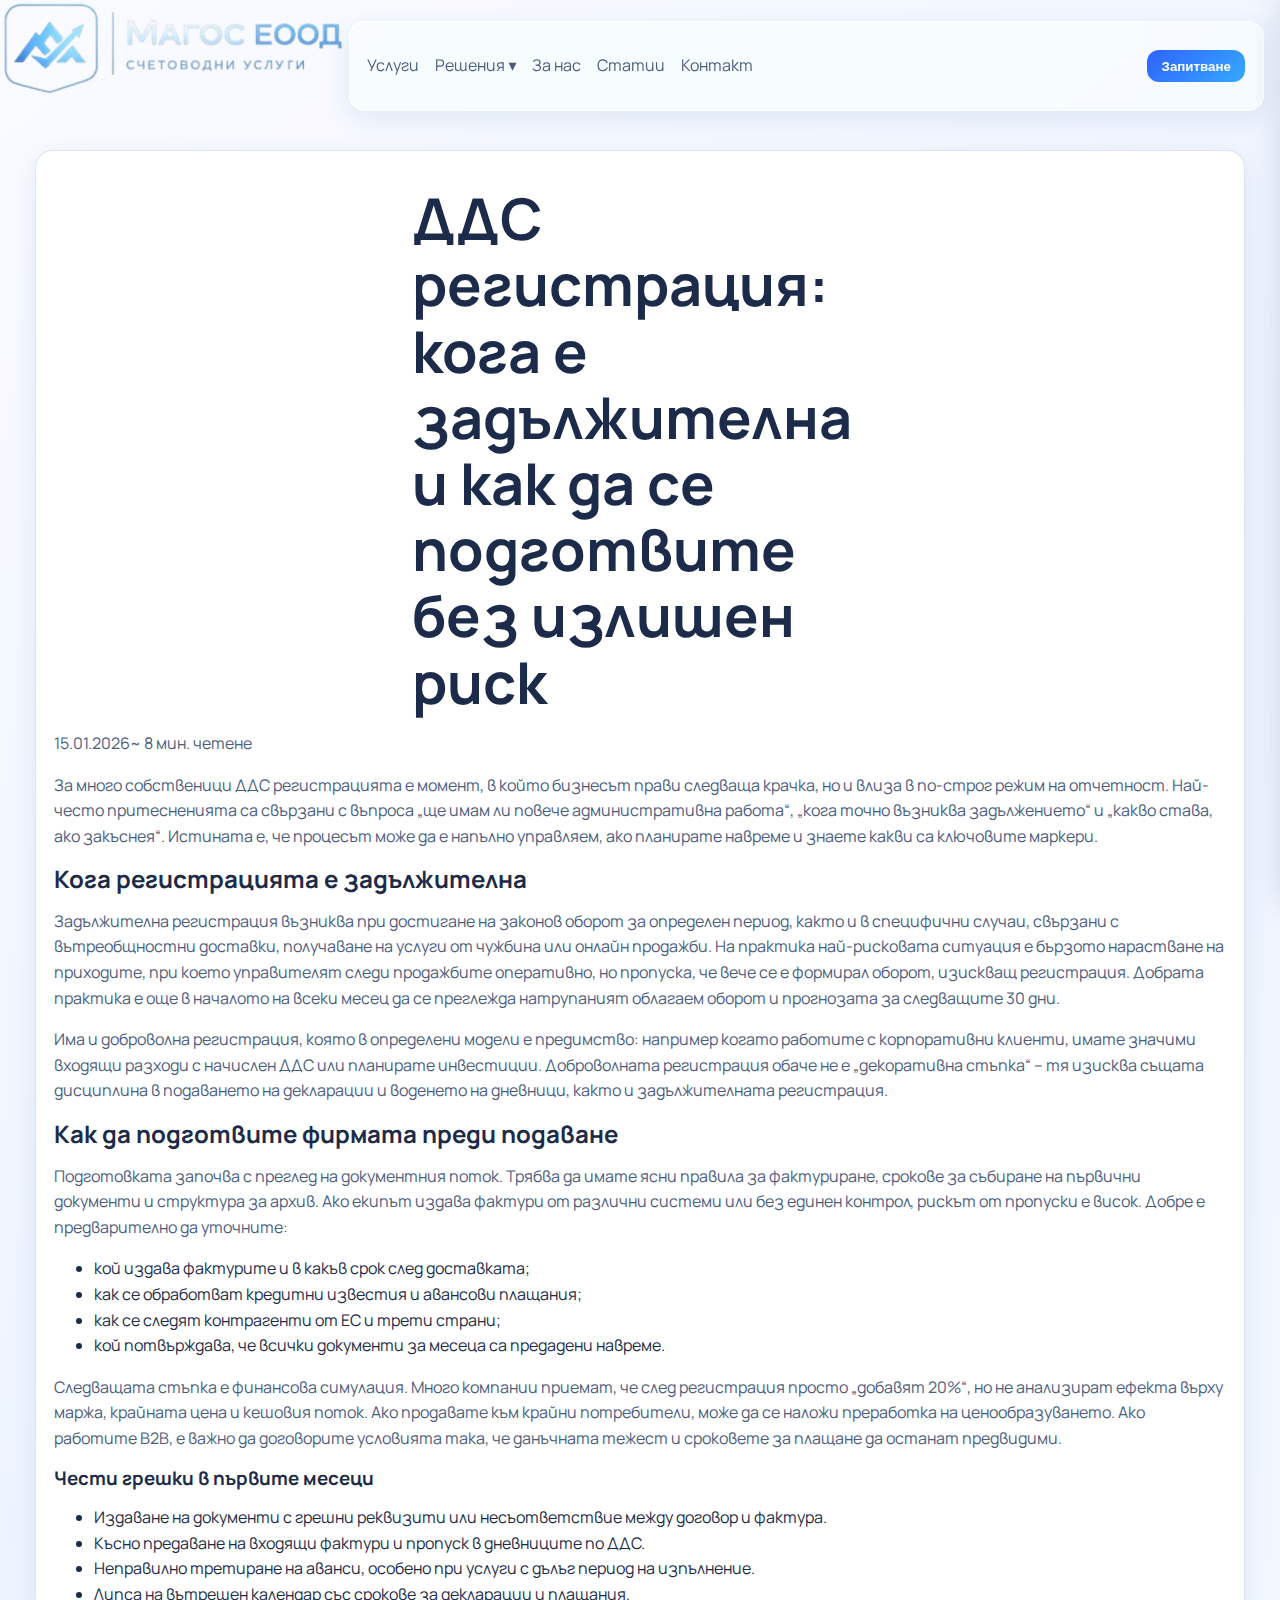
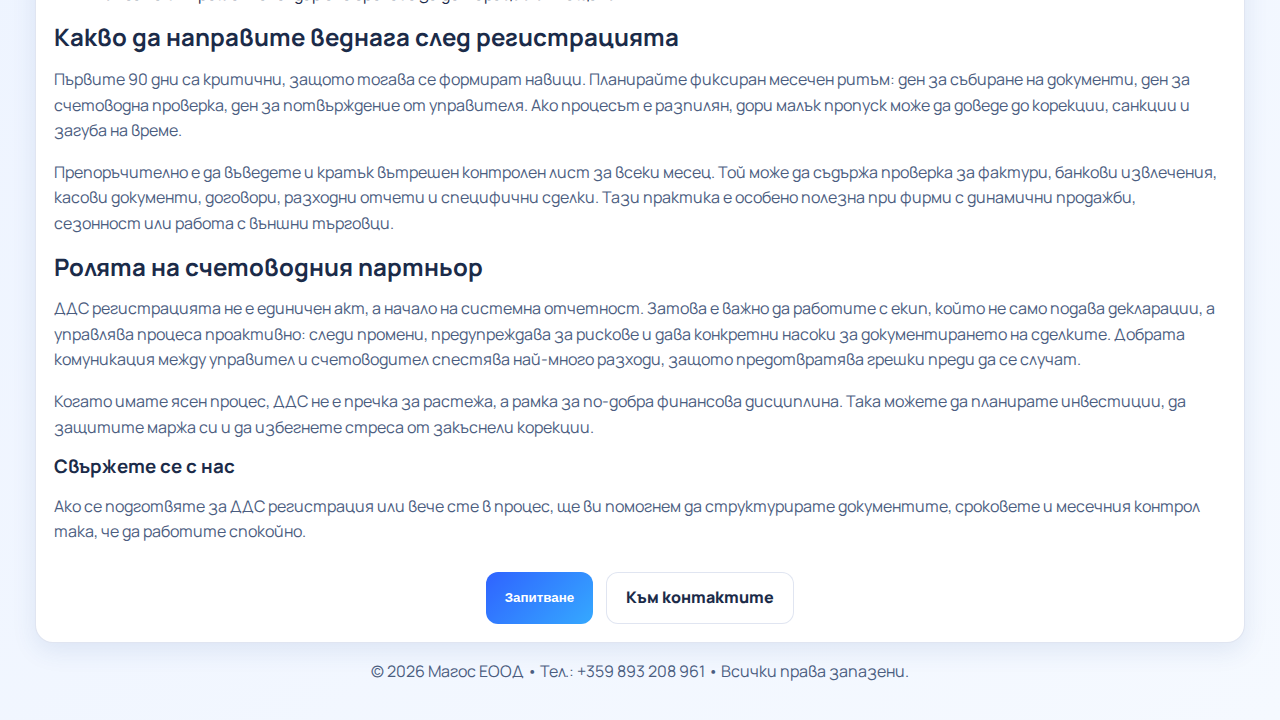
<file: statii/dds-registracia/index.html>
<!doctype html>
<html lang="bg">
  <head>
    <meta charset="UTF-8" />
    <meta name="viewport" content="width=device-width, initial-scale=1.0" />
    <title>ДДС регистрация: кога е задължителна и как да се подготвите | Магос ЕООД</title>
    <meta
      name="description"
      content="Практично ръководство за ДДС регистрация: прагове, срокове, документи и най-чести грешки при подготовката."
    />
    <link rel="preconnect" href="https://fonts.googleapis.com" />
    <link rel="preconnect" href="https://fonts.gstatic.com" crossorigin />
    <link
      href="https://fonts.googleapis.com/css2?family=Manrope:wght@400;500;600;700;800&display=swap"
      rel="stylesheet"
    />
    <link rel="stylesheet" href="/styles.css" />
      <!-- Google tag (gtag.js) -->
    <script async src="https://www.googletagmanager.com/gtag/js?id=G-NBCQS8P4KP"></script>
    <script>
      window.dataLayer = window.dataLayer || [];
      function gtag(){dataLayer.push(arguments);}
      gtag('js', new Date());

      gtag('config', 'G-NBCQS8P4KP');
    </script>
</head>
  <body>
    <a href="/" class="corner-logo" aria-label="Магос ЕООД начало"><span class="logo-mark" aria-hidden="true"><img src="/magos-logo.png" alt="Магос ЕООД" onerror="this.onerror=null;this.src='/magos-logo.svg';" /></span></a>
    <header class="site-header" id="site-header">
      <button class="menu-toggle" id="menu-toggle" type="button" aria-label="Отвори меню" aria-expanded="false">☰</button>
      <nav class="main-nav" aria-label="Главно меню">
        <a href="/#services">Услуги</a><div class="nav-dropdown"><button type="button" class="dropdown-toggle" aria-expanded="false">Решения ▾</button><div class="dropdown-menu"><a href="/#process">Как започваме</a><a href="/#testimonials">Мнения</a><a href="/#faq">FAQ</a></div></div>
        <a href="/#about">За нас</a><a href="/statii.html">Статии</a><a href="/#contact">Контакт</a>
      </nav>
      <button class="btn btn-small quote-open" type="button">Запитване</button>
    </header>
    <aside class="mobile-drawer" id="mobile-drawer" aria-hidden="true"><div class="drawer-head"><strong>Меню</strong><button class="drawer-close" id="drawer-close" aria-label="Затвори меню">✕</button></div><nav class="drawer-nav"><a href="/#services">Услуги</a><a href="/#process">Как започваме</a><a href="/#testimonials">Мнения</a><a href="/#faq">FAQ</a><a href="/#about">За нас</a><a href="/statii.html">Статии</a><a href="/#contact">Контакт</a></nav></aside>
    <div class="drawer-backdrop" id="drawer-backdrop" hidden></div>

    <main class="article-wrap">
      <article class="card article-content">
        <h1>ДДС регистрация: кога е задължителна и как да се подготвите без излишен риск</h1>
        <p class="article-meta"><span>15.01.2026</span><span>~ 8 мин. четене</span></p>
        <p>За много собственици ДДС регистрацията е момент, в който бизнесът прави следваща крачка, но и влиза в по-строг режим на отчетност. Най-често притесненията са свързани с въпроса „ще имам ли повече административна работа“, „кога точно възниква задължението“ и „какво става, ако закъснея“. Истината е, че процесът може да е напълно управляем, ако планирате навреме и знаете какви са ключовите маркери.</p>

        <h2>Кога регистрацията е задължителна</h2>
        <p>Задължителна регистрация възниква при достигане на законов оборот за определен период, както и в специфични случаи, свързани с вътреобщностни доставки, получаване на услуги от чужбина или онлайн продажби. На практика най-рисковата ситуация е бързото нарастване на приходите, при което управителят следи продажбите оперативно, но пропуска, че вече се е формирал оборот, изискващ регистрация. Добрата практика е още в началото на всеки месец да се преглежда натрупаният облагаем оборот и прогнозата за следващите 30 дни.</p>
        <p>Има и доброволна регистрация, която в определени модели е предимство: например когато работите с корпоративни клиенти, имате значими входящи разходи с начислен ДДС или планирате инвестиции. Доброволната регистрация обаче не е „декоративна стъпка“ – тя изисква същата дисциплина в подаването на декларации и воденето на дневници, както и задължителната регистрация.</p>

        <h2>Как да подготвите фирмата преди подаване</h2>
        <p>Подготовката започва с преглед на документния поток. Трябва да имате ясни правила за фактуриране, срокове за събиране на първични документи и структура за архив. Ако екипът издава фактури от различни системи или без единен контрол, рискът от пропуски е висок. Добре е предварително да уточните:</p>
        <ul>
          <li>кой издава фактурите и в какъв срок след доставката;</li>
          <li>как се обработват кредитни известия и авансови плащания;</li>
          <li>как се следят контрагенти от ЕС и трети страни;</li>
          <li>кой потвърждава, че всички документи за месеца са предадени навреме.</li>
        </ul>
        <p>Следващата стъпка е финансова симулация. Много компании приемат, че след регистрация просто „добавят 20%“, но не анализират ефекта върху маржа, крайната цена и кешовия поток. Ако продавате към крайни потребители, може да се наложи преработка на ценообразуването. Ако работите B2B, е важно да договорите условията така, че данъчната тежест и сроковете за плащане да останат предвидими.</p>

        <h3>Чести грешки в първите месеци</h3>
        <ul>
          <li>Издаване на документи с грешни реквизити или несъответствие между договор и фактура.</li>
          <li>Късно предаване на входящи фактури и пропуск в дневниците по ДДС.</li>
          <li>Неправилно третиране на аванси, особено при услуги с дълъг период на изпълнение.</li>
          <li>Липса на вътрешен календар със срокове за декларации и плащания.</li>
        </ul>

        <h2>Какво да направите веднага след регистрацията</h2>
        <p>Първите 90 дни са критични, защото тогава се формират навици. Планирайте фиксиран месечен ритъм: ден за събиране на документи, ден за счетоводна проверка, ден за потвърждение от управителя. Ако процесът е разпилян, дори малък пропуск може да доведе до корекции, санкции и загуба на време.</p>
        <p>Препоръчително е да въведете и кратък вътрешен контролен лист за всеки месец. Той може да съдържа проверка за фактури, банкови извлечения, касови документи, договори, разходни отчети и специфични сделки. Тази практика е особено полезна при фирми с динамични продажби, сезонност или работа с външни търговци.</p>

        <h2>Ролята на счетоводния партньор</h2>
        <p>ДДС регистрацията не е единичен акт, а начало на системна отчетност. Затова е важно да работите с екип, който не само подава декларации, а управлява процеса проактивно: следи промени, предупреждава за рискове и дава конкретни насоки за документирането на сделките. Добрата комуникация между управител и счетоводител спестява най-много разходи, защото предотвратява грешки преди да се случат.</p>
        <p>Когато имате ясен процес, ДДС не е пречка за растежа, а рамка за по-добра финансова дисциплина. Така можете да планирате инвестиции, да защитите маржа си и да избегнете стреса от закъснели корекции.</p>

        <div class="cta-box">
          <h3>Свържете се с нас</h3>
          <p>Ако се подготвяте за ДДС регистрация или вече сте в процес, ще ви помогнем да структурирате документите, сроковете и месечния контрол така, че да работите спокойно.</p>
          <div class="hero-actions"><button class="btn quote-open" type="button">Запитване</button><a class="btn btn-ghost" href="/#contact">Към контактите</a></div>
        </div>
      </article>
    </main>

    <dialog id="quote-dialog" class="quote-dialog"><form class="quote-form" id="quote-form"><div class="quote-head"><h3>Запитване за оферта</h3><button type="button" class="close-btn" id="close-quote" aria-label="Затвори">✕</button></div><label>Име и фамилия<input type="text" name="name" required /></label><label>Фирма<input type="text" name="company" required /></label><label>Имейл<input type="email" name="email" required /></label><label>Телефон<input type="tel" name="phone" required /></label><label>Каква услуга ви интересува?<select name="service" required><option value="">Изберете услуга</option><option>Пълно счетоводно обслужване</option><option>ТРЗ и личен състав</option><option>Данъчни консултации</option></select></label><label>Кратко описание<textarea name="message" rows="4" placeholder="Опишете нуждите на вашия бизнес..."></textarea></label><input type="text" name="website" tabindex="-1" autocomplete="off" aria-hidden="true" style="position:absolute;left:-9999px;opacity:0;pointer-events:none;" /><button class="btn" type="submit">Изпрати запитване</button><p class="form-note" id="form-note"></p></form></dialog>
    <footer><p>© <span id="year">2026</span> Магос ЕООД • Тел.: +359 893 208 961 • Всички права запазени.</p></footer>
    <script src="/script.js"></script>
  </body>
</html>
</file>
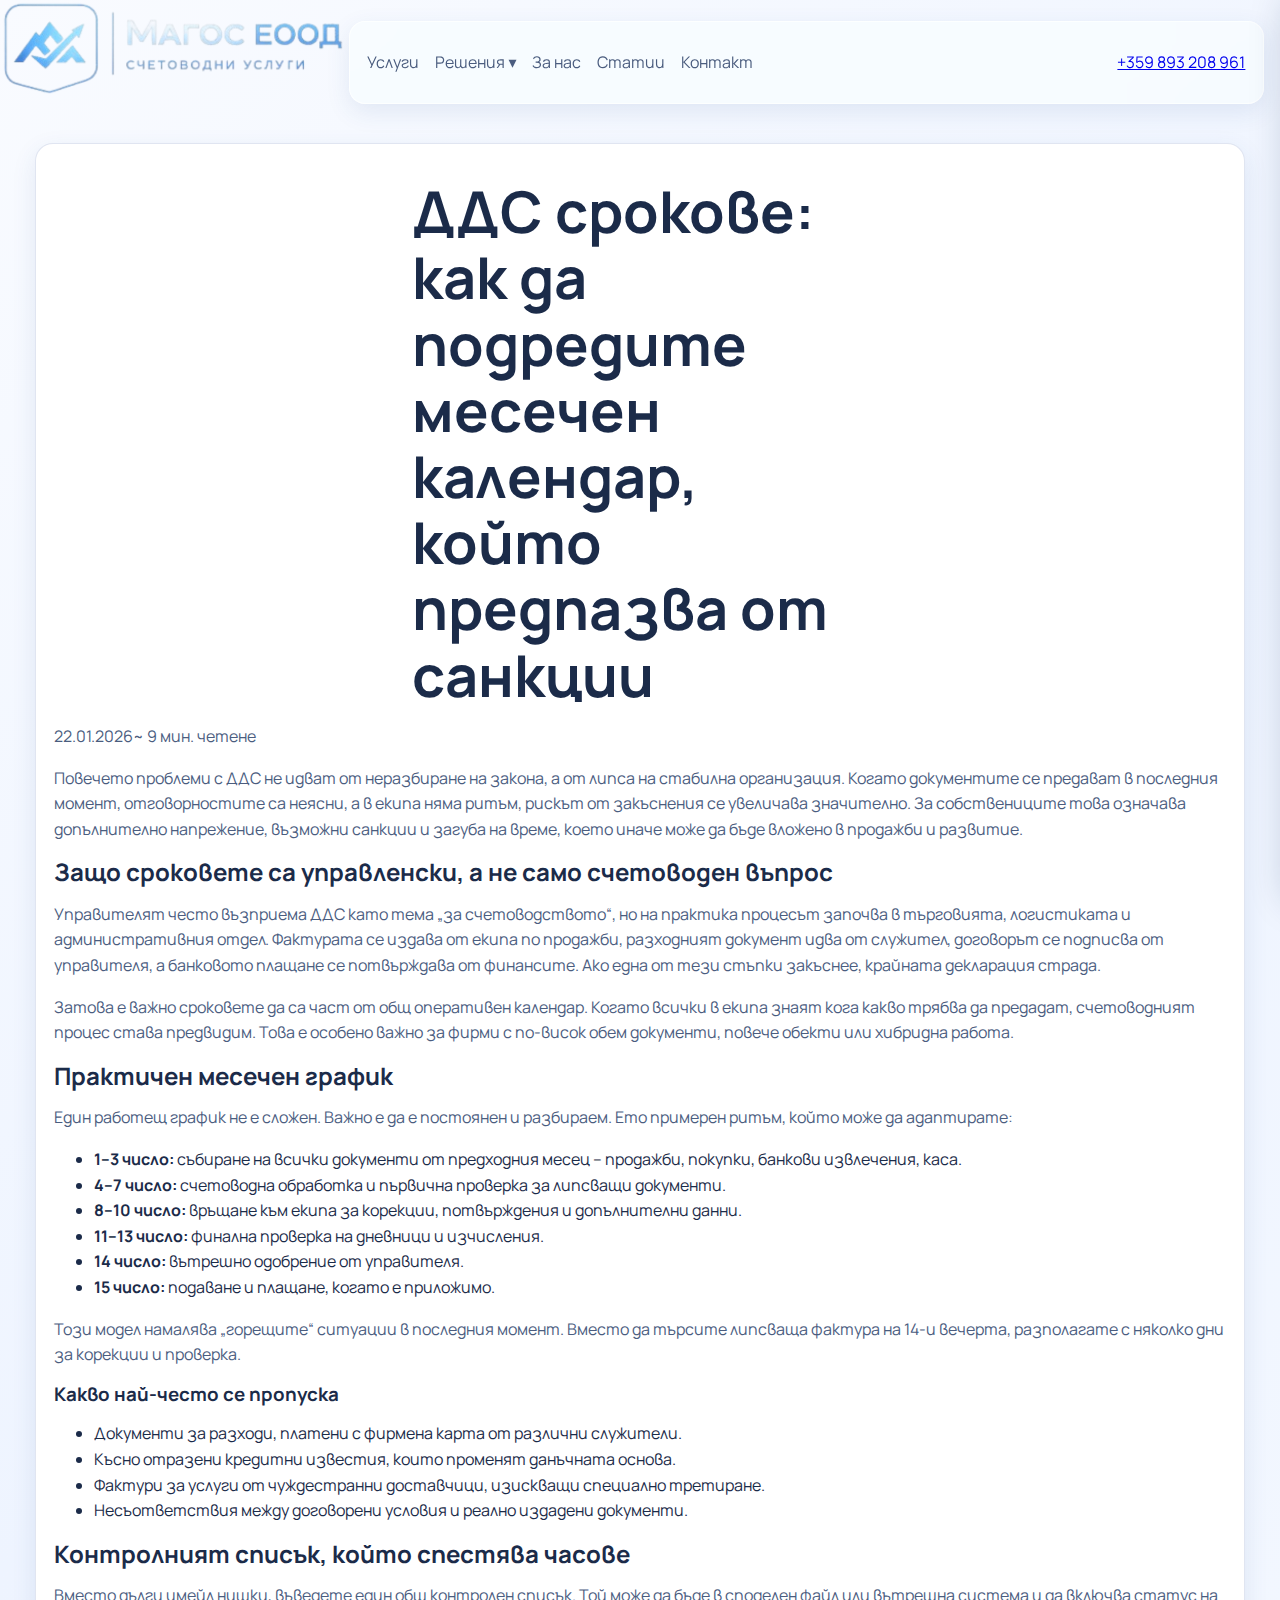
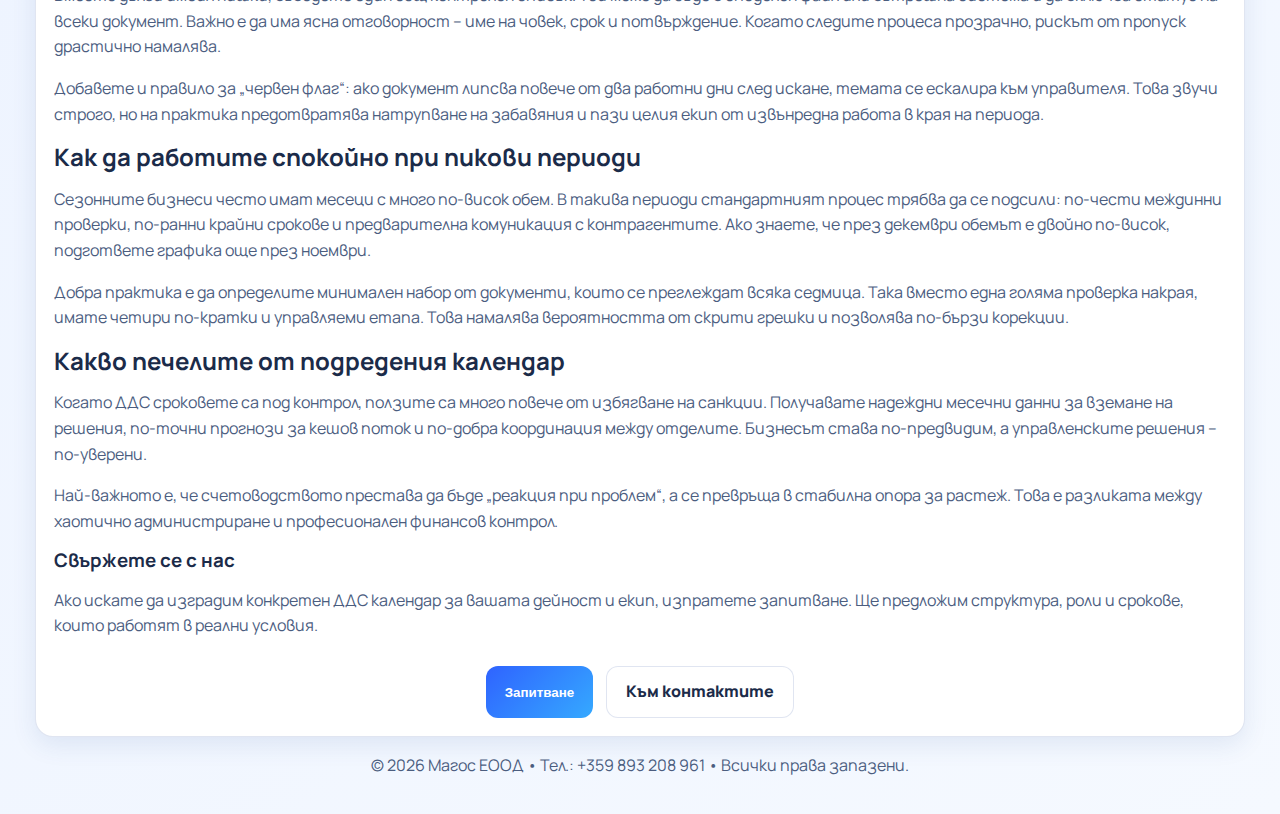
<file: statii/dds-srokove/index.html>
<!doctype html>
<html lang="bg">
  <head>
    <meta charset="UTF-8" />
    <meta name="viewport" content="width=device-width, initial-scale=1.0" />
    <title>ДДС срокове: месечен календар за фирми без пропуски | Магос ЕООД</title>
    <meta
      name="description"
      content="Месечен календар за ДДС срокове, вътрешен контрол и практични стъпки за избягване на закъснения и санкции."
    />
    <link rel="preconnect" href="https://fonts.googleapis.com" />
    <link rel="preconnect" href="https://fonts.gstatic.com" crossorigin />
    <link href="https://fonts.googleapis.com/css2?family=Manrope:wght@400;500;600;700;800&display=swap" rel="stylesheet" />
    <link rel="stylesheet" href="/styles.css" />
  </head>
  <body>
    <a href="/" class="corner-logo" aria-label="Магос ЕООД начало"><span class="logo-mark" aria-hidden="true"><img src="/magos-logo.png" alt="Магос ЕООД" onerror="this.onerror=null;this.src='/magos-logo.svg';" /></span></a>
    <header class="site-header" id="site-header"><button class="menu-toggle" id="menu-toggle" type="button" aria-label="Отвори меню" aria-expanded="false">☰</button><nav class="main-nav" aria-label="Главно меню"><a href="/#services">Услуги</a><div class="nav-dropdown"><button type="button" class="dropdown-toggle" aria-expanded="false">Решения ▾</button><div class="dropdown-menu"><a href="/#process">Как започваме</a><a href="/#testimonials">Мнения</a><a href="/#faq">FAQ</a></div></div><a href="/#about">За нас</a><a href="/statii.html">Статии</a><a href="/#contact">Контакт</a></nav><a class="header-phone" href="tel:+359893208961" aria-label="Обадете се на +359 893 208 961">+359 893 208 961</a></header>
    <aside class="mobile-drawer" id="mobile-drawer" aria-hidden="true"><div class="drawer-head"><strong>Меню</strong><button class="drawer-close" id="drawer-close" aria-label="Затвори меню">✕</button></div><nav class="drawer-nav"><a href="/#services">Услуги</a><a href="/#process">Как започваме</a><a href="/#testimonials">Мнения</a><a href="/#faq">FAQ</a><a href="/#about">За нас</a><a href="/statii.html">Статии</a><a href="/#contact">Контакт</a></nav></aside>
    <div class="drawer-backdrop" id="drawer-backdrop" hidden></div>

    <main class="article-wrap">
      <article class="card article-content">
        <h1>ДДС срокове: как да подредите месечен календар, който предпазва от санкции</h1>
        <p class="article-meta"><span>22.01.2026</span><span>~ 9 мин. четене</span></p>
        <p>Повечето проблеми с ДДС не идват от неразбиране на закона, а от липса на стабилна организация. Когато документите се предават в последния момент, отговорностите са неясни, а в екипа няма ритъм, рискът от закъснения се увеличава значително. За собствениците това означава допълнително напрежение, възможни санкции и загуба на време, което иначе може да бъде вложено в продажби и развитие.</p>

        <h2>Защо сроковете са управленски, а не само счетоводен въпрос</h2>
        <p>Управителят често възприема ДДС като тема „за счетоводството“, но на практика процесът започва в търговията, логистиката и административния отдел. Фактурата се издава от екипа по продажби, разходният документ идва от служител, договорът се подписва от управителя, а банковото плащане се потвърждава от финансите. Ако една от тези стъпки закъснее, крайната декларация страда.</p>
        <p>Затова е важно сроковете да са част от общ оперативен календар. Когато всички в екипа знаят кога какво трябва да предадат, счетоводният процес става предвидим. Това е особено важно за фирми с по-висок обем документи, повече обекти или хибридна работа.</p>

        <h2>Практичен месечен график</h2>
        <p>Един работещ график не е сложен. Важно е да е постоянен и разбираем. Ето примерен ритъм, който може да адаптирате:</p>
        <ul>
          <li><strong>1–3 число:</strong> събиране на всички документи от предходния месец – продажби, покупки, банкови извлечения, каса.</li>
          <li><strong>4–7 число:</strong> счетоводна обработка и първична проверка за липсващи документи.</li>
          <li><strong>8–10 число:</strong> връщане към екипа за корекции, потвърждения и допълнителни данни.</li>
          <li><strong>11–13 число:</strong> финална проверка на дневници и изчисления.</li>
          <li><strong>14 число:</strong> вътрешно одобрение от управителя.</li>
          <li><strong>15 число:</strong> подаване и плащане, когато е приложимо.</li>
        </ul>
        <p>Този модел намалява „горещите“ ситуации в последния момент. Вместо да търсите липсваща фактура на 14-и вечерта, разполагате с няколко дни за корекции и проверка.</p>

        <h3>Какво най-често се пропуска</h3>
        <ul>
          <li>Документи за разходи, платени с фирмена карта от различни служители.</li>
          <li>Късно отразени кредитни известия, които променят данъчната основа.</li>
          <li>Фактури за услуги от чуждестранни доставчици, изискващи специално третиране.</li>
          <li>Несъответствия между договорени условия и реално издадени документи.</li>
        </ul>

        <h2>Контролният списък, който спестява часове</h2>
        <p>Вместо дълги имейл нишки, въведете един общ контролен списък. Той може да бъде в споделен файл или вътрешна система и да включва статус на всеки документ. Важно е да има ясна отговорност – име на човек, срок и потвърждение. Когато следите процеса прозрачно, рискът от пропуск драстично намалява.</p>
        <p>Добавете и правило за „червен флаг“: ако документ липсва повече от два работни дни след искане, темата се ескалира към управителя. Това звучи строго, но на практика предотвратява натрупване на забавяния и пази целия екип от извънредна работа в края на периода.</p>

        <h2>Как да работите спокойно при пикови периоди</h2>
        <p>Сезонните бизнеси често имат месеци с много по-висок обем. В такива периоди стандартният процес трябва да се подсили: по-чести междинни проверки, по-ранни крайни срокове и предварителна комуникация с контрагентите. Ако знаете, че през декември обемът е двойно по-висок, подгответе графика още през ноември.</p>
        <p>Добра практика е да определите минимален набор от документи, които се преглеждат всяка седмица. Така вместо една голяма проверка накрая, имате четири по-кратки и управляеми етапа. Това намалява вероятността от скрити грешки и позволява по-бързи корекции.</p>

        <h2>Какво печелите от подредения календар</h2>
        <p>Когато ДДС сроковете са под контрол, ползите са много повече от избягване на санкции. Получавате надеждни месечни данни за вземане на решения, по-точни прогнози за кешов поток и по-добра координация между отделите. Бизнесът става по-предвидим, а управленските решения – по-уверени.</p>
        <p>Най-важното е, че счетоводството престава да бъде „реакция при проблем“, а се превръща в стабилна опора за растеж. Това е разликата между хаотично администриране и професионален финансов контрол.</p>

        <div class="cta-box">
          <h3>Свържете се с нас</h3>
          <p>Ако искате да изградим конкретен ДДС календар за вашата дейност и екип, изпратете запитване. Ще предложим структура, роли и срокове, които работят в реални условия.</p>
          <div class="hero-actions"><button class="btn quote-open" type="button">Запитване</button><a class="btn btn-ghost" href="/#contact">Към контактите</a></div>
        </div>
      </article>
    </main>

    <dialog id="quote-dialog" class="quote-dialog"><form class="quote-form" id="quote-form"><div class="quote-head"><h3>Запитване за оферта</h3><button type="button" class="close-btn" id="close-quote" aria-label="Затвори">✕</button></div><label>Име и фамилия<input type="text" name="name" required /></label><label>Фирма<input type="text" name="company" required /></label><label>Имейл<input type="email" name="email" required /></label><label>Телефон<input type="tel" name="phone" required /></label><label>Каква услуга ви интересува?<select name="service" required><option value="">Изберете услуга</option><option>Пълно счетоводно обслужване</option><option>ТРЗ и личен състав</option><option>Данъчни консултации</option></select></label><label>Кратко описание<textarea name="message" rows="4" placeholder="Опишете нуждите на вашия бизнес..."></textarea></label><input type="text" name="website" tabindex="-1" autocomplete="off" aria-hidden="true" style="position:absolute;left:-9999px;opacity:0;pointer-events:none;" /><button class="btn" type="submit">Изпрати запитване</button><p class="form-note" id="form-note"></p></form></dialog>
    <footer><p>© <span id="year">2026</span> Магос ЕООД • Тел.: +359 893 208 961 • Всички права запазени.</p></footer>
    <script src="/script.js"></script>
  </body>
</html>
</file>
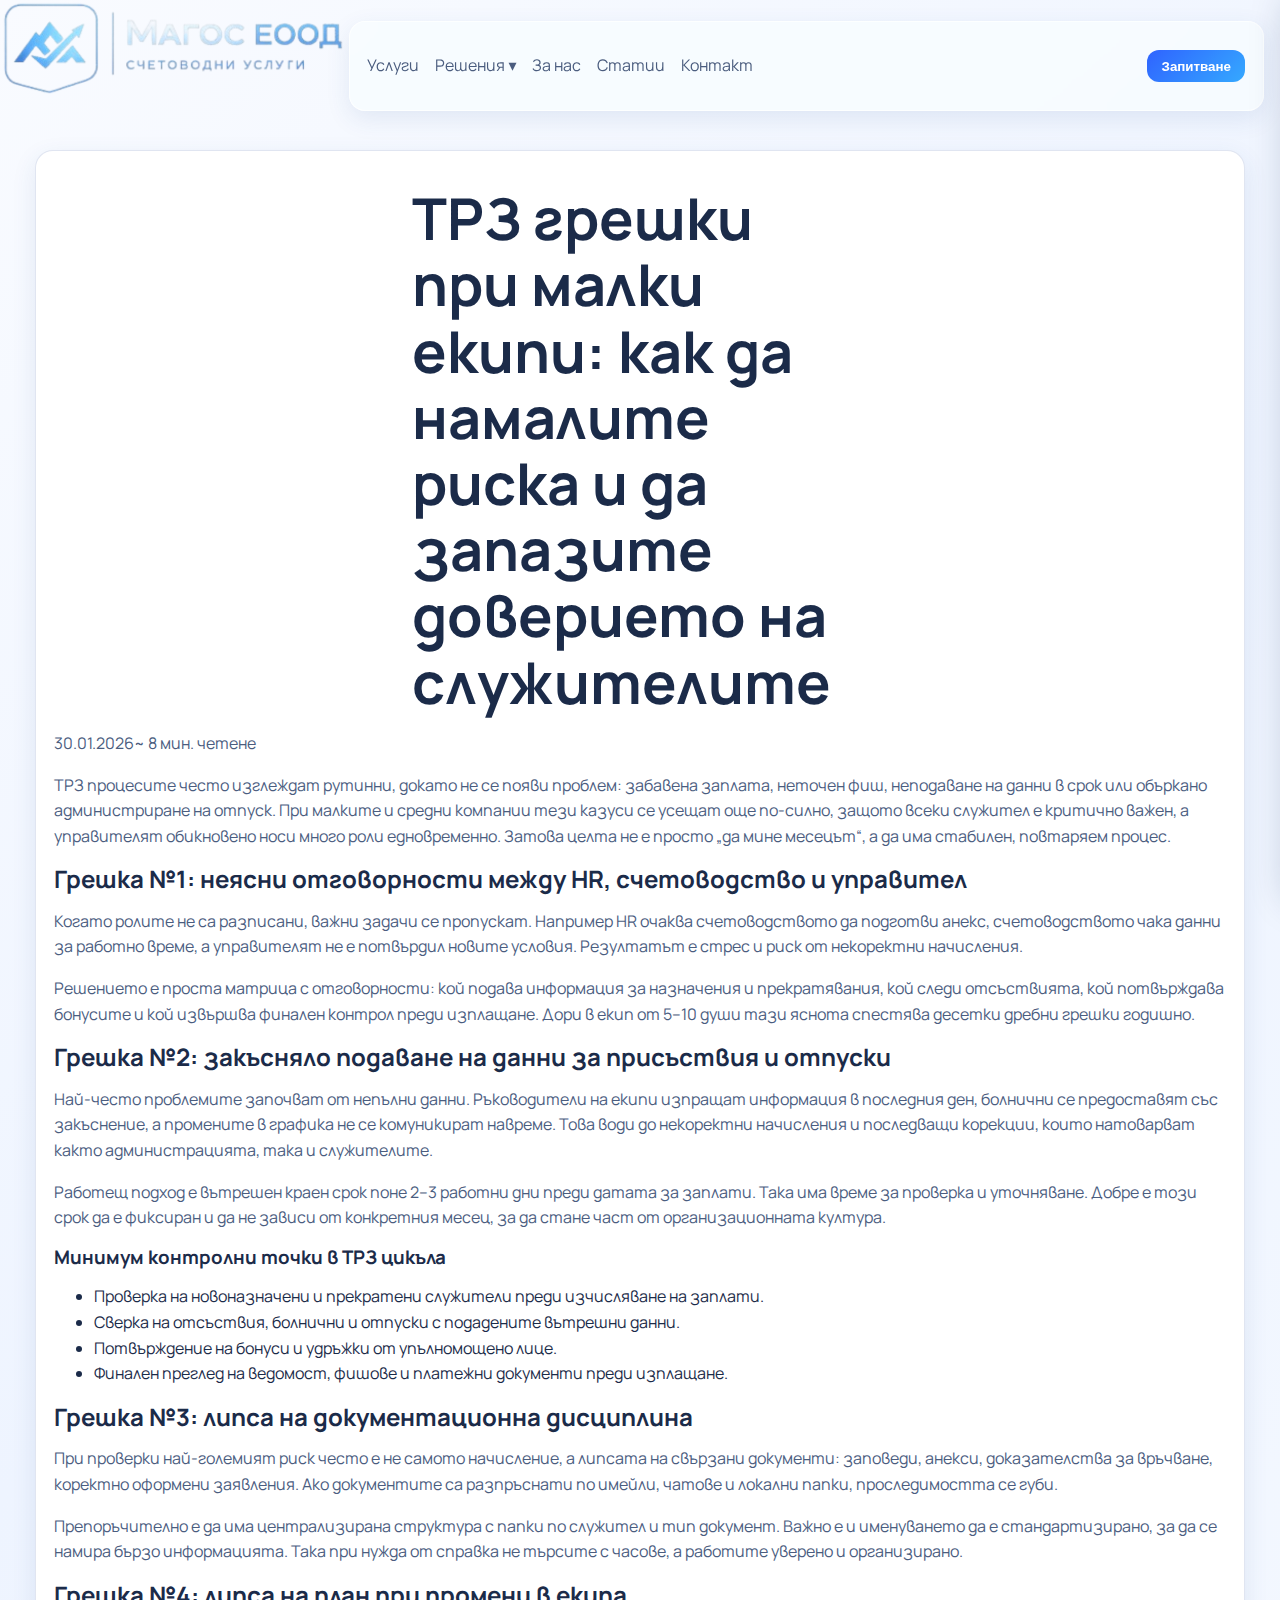
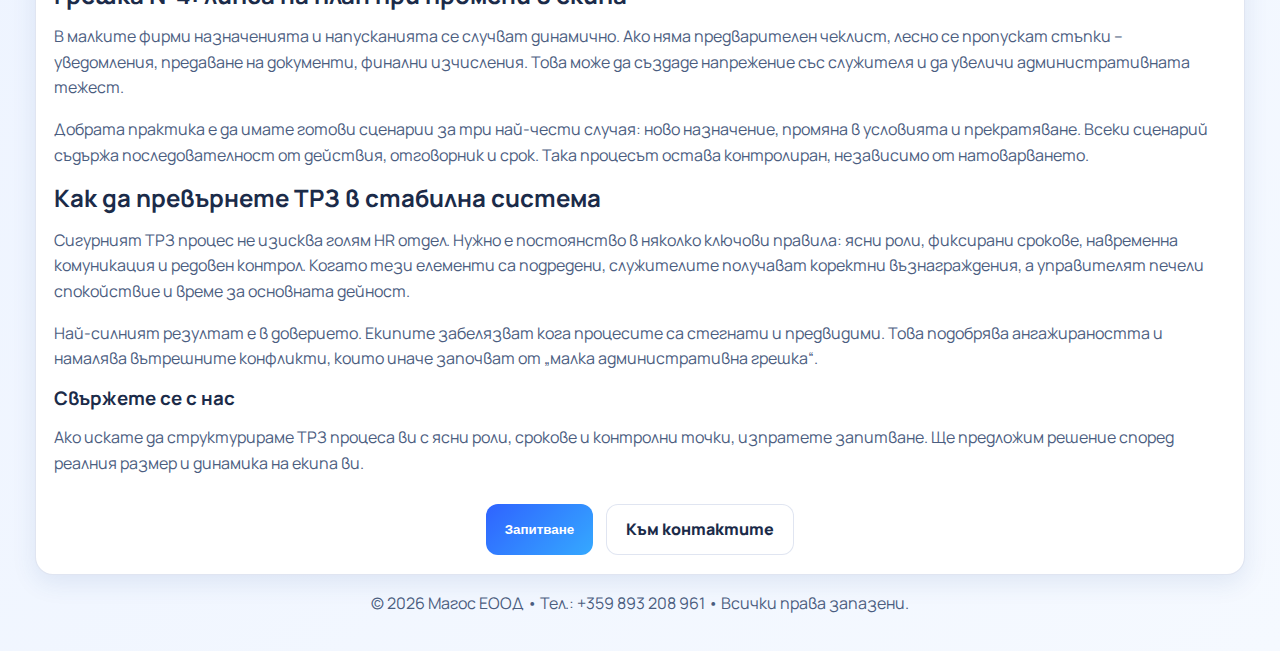
<file: statii/trz-greshki/index.html>
<!doctype html>
<html lang="bg">
  <head>
    <meta charset="UTF-8" />
    <meta name="viewport" content="width=device-width, initial-scale=1.0" />
    <title>ТРЗ грешки при малки екипи: как да ги предотвратите навреме | Магос ЕООД</title>
    <meta
      name="description"
      content="Най-честите ТРЗ грешки при малки и средни компании и работещи практики за сигурни заплати, договори и декларации."
    />
    <link rel="preconnect" href="https://fonts.googleapis.com" />
    <link rel="preconnect" href="https://fonts.gstatic.com" crossorigin />
    <link href="https://fonts.googleapis.com/css2?family=Manrope:wght@400;500;600;700;800&display=swap" rel="stylesheet" />
    <link rel="stylesheet" href="/styles.css" />
  </head>
  <body>
    <a href="/" class="corner-logo" aria-label="Магос ЕООД начало"><span class="logo-mark" aria-hidden="true"><img src="/magos-logo.png" alt="Магос ЕООД" onerror="this.onerror=null;this.src='/magos-logo.svg';" /></span></a>
    <header class="site-header" id="site-header"><button class="menu-toggle" id="menu-toggle" type="button" aria-label="Отвори меню" aria-expanded="false">☰</button><nav class="main-nav" aria-label="Главно меню"><a href="/#services">Услуги</a><div class="nav-dropdown"><button type="button" class="dropdown-toggle" aria-expanded="false">Решения ▾</button><div class="dropdown-menu"><a href="/#process">Как започваме</a><a href="/#testimonials">Мнения</a><a href="/#faq">FAQ</a></div></div><a href="/#about">За нас</a><a href="/statii.html">Статии</a><a href="/#contact">Контакт</a></nav><button class="btn btn-small quote-open" type="button">Запитване</button></header>
    <aside class="mobile-drawer" id="mobile-drawer" aria-hidden="true"><div class="drawer-head"><strong>Меню</strong><button class="drawer-close" id="drawer-close" aria-label="Затвори меню">✕</button></div><nav class="drawer-nav"><a href="/#services">Услуги</a><a href="/#process">Как започваме</a><a href="/#testimonials">Мнения</a><a href="/#faq">FAQ</a><a href="/#about">За нас</a><a href="/statii.html">Статии</a><a href="/#contact">Контакт</a></nav></aside>
    <div class="drawer-backdrop" id="drawer-backdrop" hidden></div>

    <main class="article-wrap">
      <article class="card article-content">
        <h1>ТРЗ грешки при малки екипи: как да намалите риска и да запазите доверието на служителите</h1>
        <p class="article-meta"><span>30.01.2026</span><span>~ 8 мин. четене</span></p>
        <p>ТРЗ процесите често изглеждат рутинни, докато не се появи проблем: забавена заплата, неточен фиш, неподаване на данни в срок или объркано администриране на отпуск. При малките и средни компании тези казуси се усещат още по-силно, защото всеки служител е критично важен, а управителят обикновено носи много роли едновременно. Затова целта не е просто „да мине месецът“, а да има стабилен, повтаряем процес.</p>

        <h2>Грешка №1: неясни отговорности между HR, счетоводство и управител</h2>
        <p>Когато ролите не са разписани, важни задачи се пропускат. Например HR очаква счетоводството да подготви анекс, счетоводството чака данни за работно време, а управителят не е потвърдил новите условия. Резултатът е стрес и риск от некоректни начисления.</p>
        <p>Решението е проста матрица с отговорности: кой подава информация за назначения и прекратявания, кой следи отсъствията, кой потвърждава бонусите и кой извършва финален контрол преди изплащане. Дори в екип от 5–10 души тази яснота спестява десетки дребни грешки годишно.</p>

        <h2>Грешка №2: закъсняло подаване на данни за присъствия и отпуски</h2>
        <p>Най-често проблемите започват от непълни данни. Ръководители на екипи изпращат информация в последния ден, болнични се предоставят със закъснение, а промените в графика не се комуникират навреме. Това води до некоректни начисления и последващи корекции, които натоварват както администрацията, така и служителите.</p>
        <p>Работещ подход е вътрешен краен срок поне 2–3 работни дни преди датата за заплати. Така има време за проверка и уточняване. Добре е този срок да е фиксиран и да не зависи от конкретния месец, за да стане част от организационната култура.</p>

        <h3>Минимум контролни точки в ТРЗ цикъла</h3>
        <ul>
          <li>Проверка на новоназначени и прекратени служители преди изчисляване на заплати.</li>
          <li>Сверка на отсъствия, болнични и отпуски с подадените вътрешни данни.</li>
          <li>Потвърждение на бонуси и удръжки от упълномощено лице.</li>
          <li>Финален преглед на ведомост, фишове и платежни документи преди изплащане.</li>
        </ul>

        <h2>Грешка №3: липса на документационна дисциплина</h2>
        <p>При проверки най-големият риск често е не самото начисление, а липсата на свързани документи: заповеди, анекси, доказателства за връчване, коректно оформени заявления. Ако документите са разпръснати по имейли, чатове и локални папки, проследимостта се губи.</p>
        <p>Препоръчително е да има централизирана структура с папки по служител и тип документ. Важно е и именуването да е стандартизирано, за да се намира бързо информацията. Така при нужда от справка не търсите с часове, а работите уверено и организирано.</p>

        <h2>Грешка №4: липса на план при промени в екипа</h2>
        <p>В малките фирми назначенията и напусканията се случват динамично. Ако няма предварителен чеклист, лесно се пропускат стъпки – уведомления, предаване на документи, финални изчисления. Това може да създаде напрежение със служителя и да увеличи административната тежест.</p>
        <p>Добрата практика е да имате готови сценарии за три най-чести случая: ново назначение, промяна в условията и прекратяване. Всеки сценарий съдържа последователност от действия, отговорник и срок. Така процесът остава контролиран, независимо от натоварването.</p>

        <h2>Как да превърнете ТРЗ в стабилна система</h2>
        <p>Сигурният ТРЗ процес не изисква голям HR отдел. Нужно е постоянство в няколко ключови правила: ясни роли, фиксирани срокове, навременна комуникация и редовен контрол. Когато тези елементи са подредени, служителите получават коректни възнаграждения, а управителят печели спокойствие и време за основната дейност.</p>
        <p>Най-силният резултат е в доверието. Екипите забелязват кога процесите са стегнати и предвидими. Това подобрява ангажираността и намалява вътрешните конфликти, които иначе започват от „малка административна грешка“.</p>

        <div class="cta-box">
          <h3>Свържете се с нас</h3>
          <p>Ако искате да структурираме ТРЗ процеса ви с ясни роли, срокове и контролни точки, изпратете запитване. Ще предложим решение според реалния размер и динамика на екипа ви.</p>
          <div class="hero-actions"><button class="btn quote-open" type="button">Запитване</button><a class="btn btn-ghost" href="/#contact">Към контактите</a></div>
        </div>
      </article>
    </main>

    <dialog id="quote-dialog" class="quote-dialog"><form class="quote-form" id="quote-form"><div class="quote-head"><h3>Запитване за оферта</h3><button type="button" class="close-btn" id="close-quote" aria-label="Затвори">✕</button></div><label>Име и фамилия<input type="text" name="name" required /></label><label>Фирма<input type="text" name="company" required /></label><label>Имейл<input type="email" name="email" required /></label><label>Телефон<input type="tel" name="phone" required /></label><label>Каква услуга ви интересува?<select name="service" required><option value="">Изберете услуга</option><option>Пълно счетоводно обслужване</option><option>ТРЗ и личен състав</option><option>Данъчни консултации</option></select></label><label>Кратко описание<textarea name="message" rows="4" placeholder="Опишете нуждите на вашия бизнес..."></textarea></label><input type="text" name="website" tabindex="-1" autocomplete="off" aria-hidden="true" style="position:absolute;left:-9999px;opacity:0;pointer-events:none;" /><button class="btn" type="submit">Изпрати запитване</button><p class="form-note" id="form-note"></p></form></dialog>
    <footer><p>© <span id="year">2026</span> Магос ЕООД • Тел.: +359 893 208 961 • Всички права запазени.</p></footer>
    <script src="/script.js"></script>
  </body>
</html>
</file>
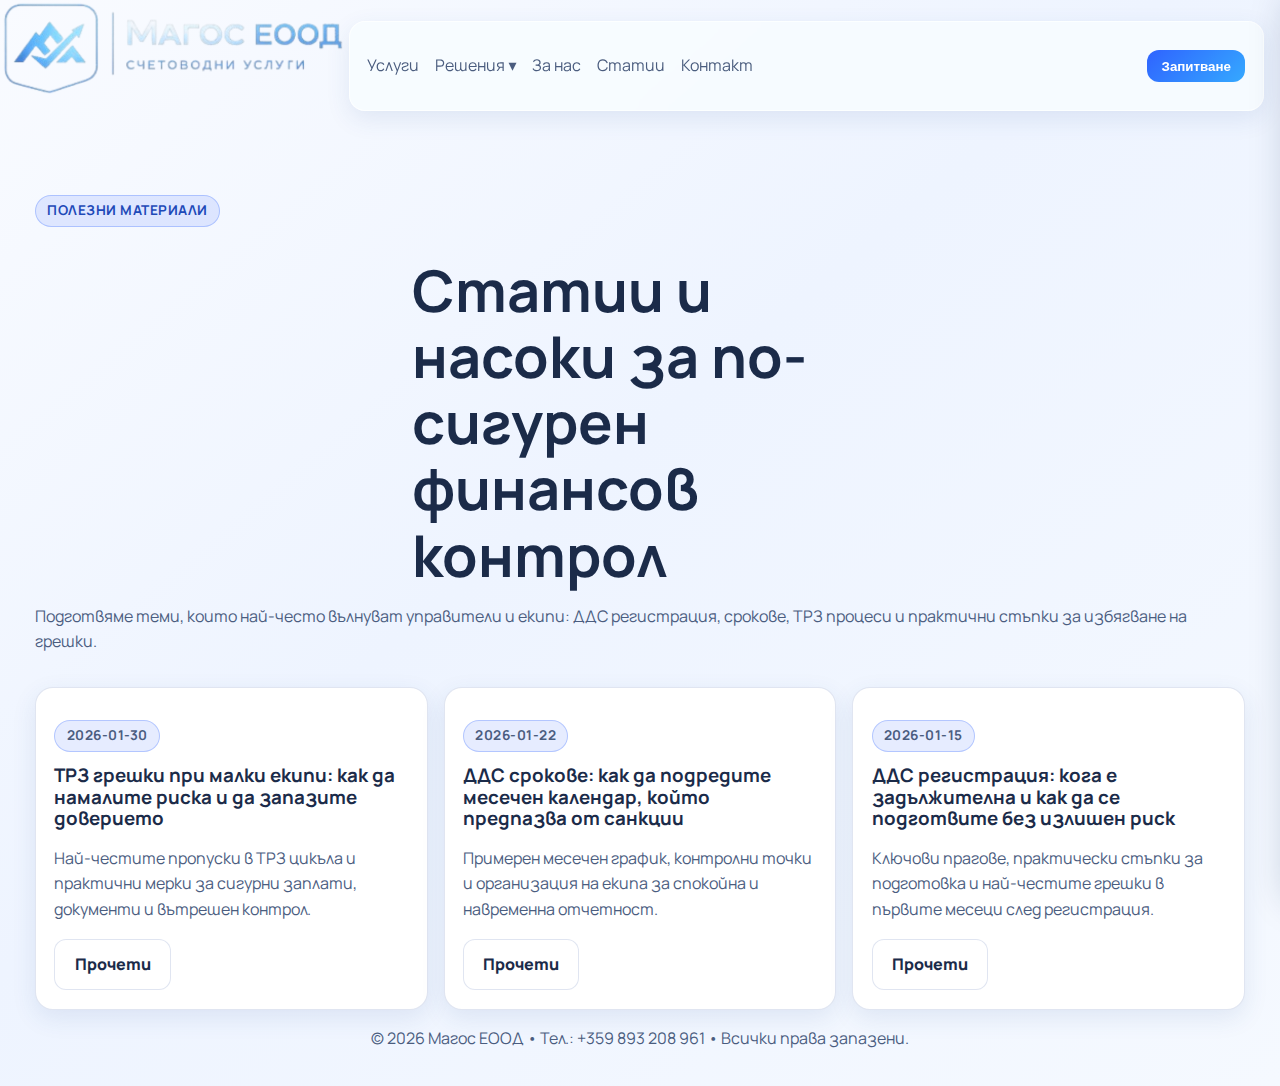
<file: statii.html>
<!doctype html>
<html lang="bg">
  <head>
    <meta charset="UTF-8" />
    <meta name="viewport" content="width=device-width, initial-scale=1.0" />
    <title>Статии | Магос ЕООД</title>
    <meta
      name="description"
      content="Практични статии за счетоводство, ДДС и ТРЗ за собственици и мениджъри."
    />
    <link rel="preconnect" href="https://fonts.googleapis.com" />
    <link rel="preconnect" href="https://fonts.gstatic.com" crossorigin />
    <link
      href="https://fonts.googleapis.com/css2?family=Manrope:wght@400;500;600;700;800&display=swap"
      rel="stylesheet"
    />
    <link rel="stylesheet" href="/styles.css" />
      <!-- Google tag (gtag.js) -->
    <script async src="https://www.googletagmanager.com/gtag/js?id=G-NBCQS8P4KP"></script>
    <script>
      window.dataLayer = window.dataLayer || [];
      function gtag(){dataLayer.push(arguments);}
      gtag('js', new Date());

      gtag('config', 'G-NBCQS8P4KP');
    </script>
</head>
  <body>
    <a href="/" class="corner-logo" aria-label="Магос ЕООД начало">
      <span class="logo-mark" aria-hidden="true">
        <img src="/magos-logo.png" alt="Магос ЕООД" onerror="this.onerror=null;this.src='/magos-logo.svg';" />
      </span>
    </a>

    <header class="site-header" id="site-header">
      <button class="menu-toggle" id="menu-toggle" type="button" aria-label="Отвори меню" aria-expanded="false">☰</button>
      <nav class="main-nav" aria-label="Главно меню">
        <a href="/#services">Услуги</a>
        <div class="nav-dropdown">
          <button type="button" class="dropdown-toggle" aria-expanded="false">Решения ▾</button>
          <div class="dropdown-menu">
            <a href="/#process">Как започваме</a>
            <a href="/#testimonials">Мнения</a>
            <a href="/#faq">FAQ</a>
          </div>
        </div>
        <a href="/#about">За нас</a>
        <a href="/statii.html">Статии</a>
        <a href="/#contact">Контакт</a>
      </nav>
      <button class="btn btn-small quote-open" type="button">Запитване</button>
    </header>

    <aside class="mobile-drawer" id="mobile-drawer" aria-hidden="true">
      <div class="drawer-head">
        <strong>Меню</strong>
        <button class="drawer-close" id="drawer-close" aria-label="Затвори меню">✕</button>
      </div>
      <nav class="drawer-nav">
        <a href="/#services">Услуги</a>
        <a href="/#process">Как започваме</a>
        <a href="/#testimonials">Мнения</a>
        <a href="/#faq">FAQ</a>
        <a href="/#about">За нас</a>
        <a href="/statii.html">Статии</a>
        <a href="/#contact">Контакт</a>
      </nav>
    </aside>
    <div class="drawer-backdrop" id="drawer-backdrop" hidden></div>

    <main>
      <section class="process">
        <p class="tag">Полезни материали</p>
        <h1>Статии и насоки за по-сигурен финансов контрол</h1>
        <p class="subtitle">
          Подготвяме теми, които най-често вълнуват управители и екипи: ДДС регистрация, срокове,
          ТРЗ процеси и практични стъпки за избягване на грешки.
        </p>
      </section>

      <section class="cards" id="articles-list" aria-live="polite"></section>
      <p id="articles-empty" class="subtitle" style="display:none; margin-top: 1.5rem;"></p>
    </main>

    <dialog id="quote-dialog" class="quote-dialog">
      <form class="quote-form" id="quote-form">
        <div class="quote-head">
          <h3>Запитване за оферта</h3>
          <button type="button" class="close-btn" id="close-quote" aria-label="Затвори">✕</button>
        </div>

        <label>Име и фамилия
          <input type="text" name="name" required />
        </label>
        <label>Фирма
          <input type="text" name="company" required />
        </label>
        <label>Имейл
          <input type="email" name="email" required />
        </label>
        <label>Телефон
          <input type="tel" name="phone" required />
        </label>
        <label>Каква услуга ви интересува?
          <select name="service" required>
            <option value="">Изберете услуга</option>
            <option>Пълно счетоводно обслужване</option>
            <option>ТРЗ и личен състав</option>
            <option>Данъчни консултации</option>
          </select>
        </label>
        <label>Кратко описание
          <textarea name="message" rows="4" placeholder="Опишете нуждите на вашия бизнес..."></textarea>
        </label>
        <input type="text" name="website" tabindex="-1" autocomplete="off" aria-hidden="true" style="position:absolute;left:-9999px;opacity:0;pointer-events:none;" />

        <button class="btn" type="submit">Изпрати запитване</button>
        <p class="form-note" id="form-note"></p>
      </form>
    </dialog>

    <footer>
      <p>© <span id="year">2026</span> Магос ЕООД • Тел.: +359 893 208 961 • Всички права запазени.</p>
    </footer>

    <script>
      (async function loadArticles() {
        const list = document.getElementById('articles-list');
        const message = document.getElementById('articles-empty');

        try {
          const response = await fetch('/articles.json');
          if (!response.ok) {
            throw new Error('Неуспешно зареждане.');
          }

          const articles = await response.json();
          if (!Array.isArray(articles) || !articles.length) {
            message.textContent = 'Все още няма публикувани статии. Моля, посетете страницата отново скоро.';
            message.style.display = 'block';
            return;
          }

          const formatted = articles
            .slice()
            .sort((a, b) => new Date(b.date) - new Date(a.date))
            .map((article) => {
              const dateLabel = window.formatIsoDateToBg ? window.formatIsoDateToBg(article.date) : article.date;
              return `
                <article class="card">
                  <p class="tag">${dateLabel}</p>
                  <h3>${article.title}</h3>
                  <p>${article.excerpt}</p>
                  <a class="btn btn-ghost" href="${article.url}">Прочети</a>
                </article>
              `;
            })
            .join('');

          list.innerHTML = formatted;
        } catch (error) {
          message.textContent = 'В момента не успяхме да заредим статиите. Моля, опитайте отново след малко.';
          message.style.display = 'block';
        }
      })();
    </script>
    <script src="/script.js"></script>
  </body>
</html>
</file>
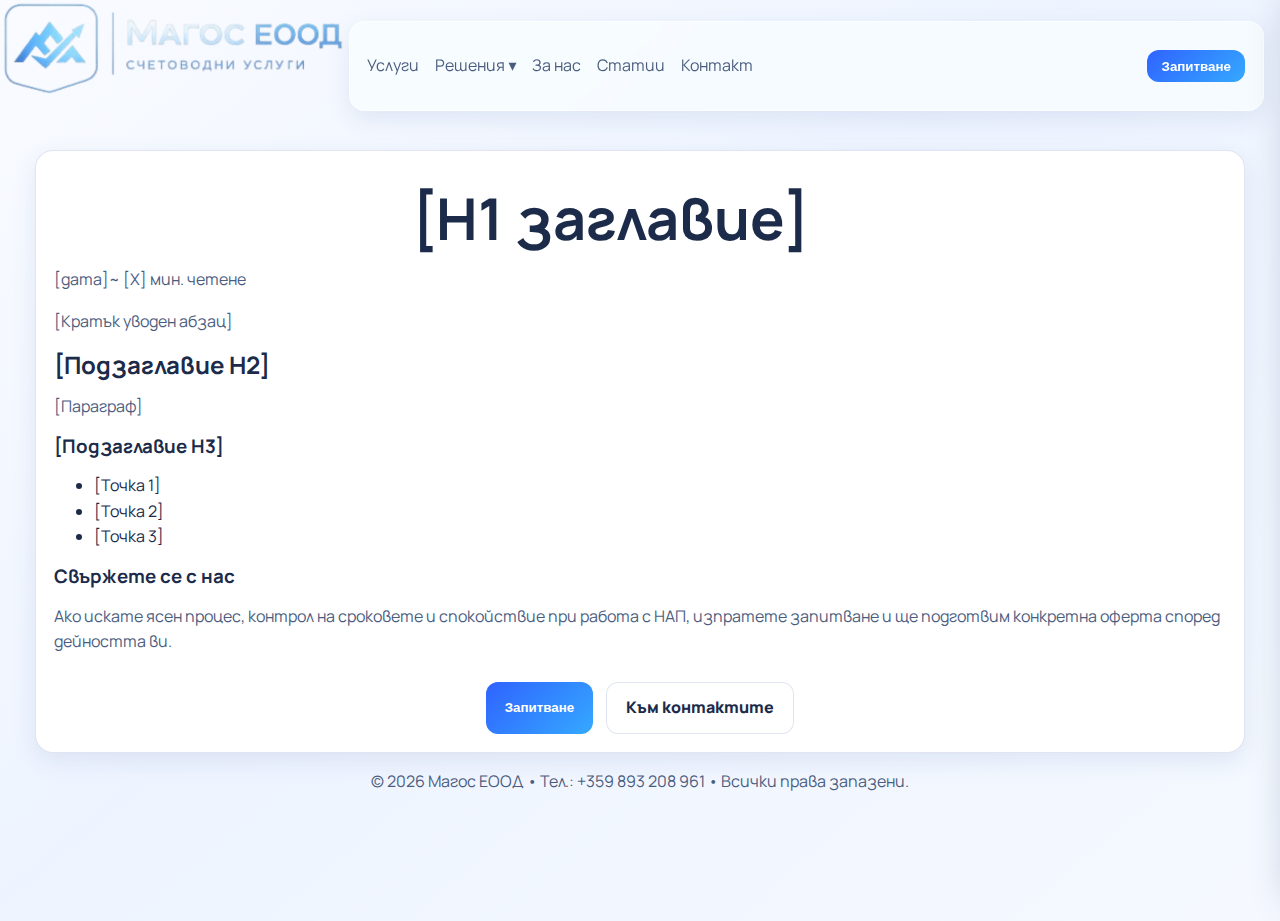
<file: statii/_template.html>
<!doctype html>
<html lang="bg">
  <head>
    <meta charset="UTF-8" />
    <meta name="viewport" content="width=device-width, initial-scale=1.0" />
    <title>[Заглавие на статия] | Магос ЕООД</title>
    <meta
      name="description"
      content="[Уникално мета описание на статията]"
    />
    <link rel="preconnect" href="https://fonts.googleapis.com" />
    <link rel="preconnect" href="https://fonts.gstatic.com" crossorigin />
    <link
      href="https://fonts.googleapis.com/css2?family=Manrope:wght@400;500;600;700;800&display=swap"
      rel="stylesheet"
    />
    <link rel="stylesheet" href="/styles.css" />
      <!-- Google tag (gtag.js) -->
    <script async src="https://www.googletagmanager.com/gtag/js?id=G-NBCQS8P4KP"></script>
    <script>
      window.dataLayer = window.dataLayer || [];
      function gtag(){dataLayer.push(arguments);}
      gtag('js', new Date());

      gtag('config', 'G-NBCQS8P4KP');
    </script>
</head>
  <body>
    <a href="/" class="corner-logo" aria-label="Магос ЕООД начало">
      <span class="logo-mark" aria-hidden="true">
        <img src="/magos-logo.png" alt="Магос ЕООД" onerror="this.onerror=null;this.src='/magos-logo.svg';" />
      </span>
    </a>

    <header class="site-header" id="site-header">
      <button class="menu-toggle" id="menu-toggle" type="button" aria-label="Отвори меню" aria-expanded="false">☰</button>
      <nav class="main-nav" aria-label="Главно меню">
        <a href="/#services">Услуги</a>
        <div class="nav-dropdown">
          <button type="button" class="dropdown-toggle" aria-expanded="false">Решения ▾</button>
          <div class="dropdown-menu">
            <a href="/#process">Как започваме</a>
            <a href="/#testimonials">Мнения</a>
            <a href="/#faq">FAQ</a>
          </div>
        </div>
        <a href="/#about">За нас</a>
        <a href="/statii.html">Статии</a>
        <a href="/#contact">Контакт</a>
      </nav>
      <button class="btn btn-small quote-open" type="button">Запитване</button>
    </header>

    <aside class="mobile-drawer" id="mobile-drawer" aria-hidden="true">
      <div class="drawer-head">
        <strong>Меню</strong>
        <button class="drawer-close" id="drawer-close" aria-label="Затвори меню">✕</button>
      </div>
      <nav class="drawer-nav">
        <a href="/#services">Услуги</a>
        <a href="/#process">Как започваме</a>
        <a href="/#testimonials">Мнения</a>
        <a href="/#faq">FAQ</a>
        <a href="/#about">За нас</a>
        <a href="/statii.html">Статии</a>
        <a href="/#contact">Контакт</a>
      </nav>
    </aside>
    <div class="drawer-backdrop" id="drawer-backdrop" hidden></div>

    <main class="article-wrap">
      <article class="card article-content">
        <h1>[H1 заглавие]</h1>
        <p class="article-meta"><span>[дата]</span><span>~ [X] мин. четене</span></p>
        <p>[Кратък уводен абзац]</p>

        <h2>[Подзаглавие H2]</h2>
        <p>[Параграф]</p>

        <h3>[Подзаглавие H3]</h3>
        <ul>
          <li>[Точка 1]</li>
          <li>[Точка 2]</li>
          <li>[Точка 3]</li>
        </ul>

        <div class="cta-box">
          <h3>Свържете се с нас</h3>
          <p>
            Ако искате ясен процес, контрол на сроковете и спокойствие при работа с НАП,
            изпратете запитване и ще подготвим конкретна оферта според дейността ви.
          </p>
          <div class="hero-actions">
            <button class="btn quote-open" type="button">Запитване</button>
            <a class="btn btn-ghost" href="/#contact">Към контактите</a>
          </div>
        </div>
      </article>
    </main>

    <dialog id="quote-dialog" class="quote-dialog">
      <form class="quote-form" id="quote-form">
        <div class="quote-head">
          <h3>Запитване за оферта</h3>
          <button type="button" class="close-btn" id="close-quote" aria-label="Затвори">✕</button>
        </div>

        <label>Име и фамилия
          <input type="text" name="name" required />
        </label>
        <label>Фирма
          <input type="text" name="company" required />
        </label>
        <label>Имейл
          <input type="email" name="email" required />
        </label>
        <label>Телефон
          <input type="tel" name="phone" required />
        </label>
        <label>Каква услуга ви интересува?
          <select name="service" required>
            <option value="">Изберете услуга</option>
            <option>Пълно счетоводно обслужване</option>
            <option>ТРЗ и личен състав</option>
            <option>Данъчни консултации</option>
          </select>
        </label>
        <label>Кратко описание
          <textarea name="message" rows="4" placeholder="Опишете нуждите на вашия бизнес..."></textarea>
        </label>
        <input type="text" name="website" tabindex="-1" autocomplete="off" aria-hidden="true" style="position:absolute;left:-9999px;opacity:0;pointer-events:none;" />

        <button class="btn" type="submit">Изпрати запитване</button>
        <p class="form-note" id="form-note"></p>
      </form>
    </dialog>

    <footer>
      <p>© <span id="year">2026</span> Магос ЕООД • Тел.: +359 893 208 961 • Всички права запазени.</p>
    </footer>

    <script src="/script.js"></script>
  </body>
</html>
</file>
<file: styles.css>
:root {
  --bg: #f4f7ff;
  --bg-soft: #eef4ff;
  --text: #1b2b49;
  --muted: #4b5d7f;
  --brand: #2f63ff;
  --brand-2: #35a9ff;
  --card: #ffffff;
  --border: rgba(34, 72, 153, 0.14);
  --shadow: 0 14px 40px rgba(30, 69, 150, 0.1);
  --soft-shadow: 0 8px 24px rgba(38, 74, 151, 0.1);
}

* {
  box-sizing: border-box;
}

body {
  margin: 0;
  font-family: "Manrope", system-ui, -apple-system, sans-serif;
  color: var(--text);
  background: linear-gradient(140deg, #f9fbff 0%, #eef4ff 45%, #f5f9ff 100%);
  min-height: 100vh;
  line-height: 1.6;
}

:root {
  --header-top-offset: 0rem;
  --logo-left-offset: 0.2rem;
  --logo-width: clamp(120px, 14vw, 170px);
  --logo-scale: 2;
  --header-logo-gap: 0.35rem;
}

.site-header,
main,
footer {
  width: min(1210px, calc(100% - 2rem));
  margin: 0 auto;
}

.site-header {
  position: sticky;
  top: var(--header-top-offset);
  z-index: 15;
  margin-top: 1.3rem;
  margin-left: calc(var(--logo-left-offset) + (var(--logo-width) * var(--logo-scale)) + var(--header-logo-gap));
  width: min(
    1310px,
    calc(100% - 1rem - (var(--logo-left-offset) + (var(--logo-width) * var(--logo-scale)) + var(--header-logo-gap)))
  );
  padding: 1.75rem 1.1rem;
  backdrop-filter: blur(10px);
  border: 1px solid rgba(255, 255, 255, 0.65);
  border-radius: 16px;
  background: rgba(248, 252, 255, 0.8);
  box-shadow: var(--soft-shadow);
  display: flex;
  align-items: center;
  justify-content: space-between;
  gap: 1rem;
}

.corner-logo {
  position: fixed;
  top: 0.1rem;
  left: var(--logo-left-offset);
  z-index: 20;
  display: inline-flex;
  align-items: center;
  text-decoration: none;
}

.logo-mark {
  width: var(--logo-width);
  height: auto;
  display: inline-flex;
  overflow: visible;
}

.logo-mark img {
  width: 100%;
  max-width: none;
  transform: scale(var(--logo-scale));
  transform-origin: top left;
  height: auto;
  object-fit: contain;
}

.menu-toggle {
  display: none;
  border: 1px solid var(--border);
  background: #fff;
  border-radius: 10px;
  width: 2.3rem;
  height: 2.3rem;
  color: var(--text);
}

.main-nav {
  display: flex;
  gap: 1rem;
  align-items: center;
}

.main-nav a,
.dropdown-toggle {
  color: var(--muted);
  text-decoration: none;
  font-weight: 600;
  background: transparent;
  border: 0;
  font: inherit;
  cursor: pointer;
  padding: 0;
}

.main-nav a:hover,
.dropdown-toggle:hover {
  color: var(--text);
}

.nav-dropdown {
  position: relative;
}

.dropdown-menu {
  position: absolute;
  top: 1.8rem;
  left: 0;
  min-width: 180px;
  padding: 0.6rem;
  background: #fff;
  border-radius: 12px;
  border: 1px solid var(--border);
  box-shadow: var(--soft-shadow);
  display: grid;
  gap: 0.4rem;
  opacity: 0;
  transform: translateY(5px);
  pointer-events: none;
  transition: 0.2s ease;
}

.nav-dropdown:hover .dropdown-menu,
.nav-dropdown:focus-within .dropdown-menu {
  opacity: 1;
  transform: translateY(0);
  pointer-events: auto;
}

.dropdown-menu a {
  padding: 0.35rem 0.45rem;
  border-radius: 8px;
}

.dropdown-menu a:hover {
  background: var(--bg-soft);
}

.mobile-drawer {
  position: fixed;
  top: 0;
  right: -320px;
  width: min(82vw, 300px);
  height: 100vh;
  background: #fff;
  z-index: 30;
  box-shadow: -12px 0 36px rgba(15, 36, 78, 0.22);
  transition: right 0.24s ease;
  padding: 1rem;
}

.mobile-drawer.open {
  right: 0;
}

.drawer-head {
  display: flex;
  justify-content: space-between;
  align-items: center;
}

.drawer-close {
  border: 0;
  background: transparent;
  font-size: 1.2rem;
}

.drawer-nav {
  margin-top: 1rem;
  display: grid;
  gap: 0.8rem;
}

.drawer-nav a {
  color: var(--text);
  text-decoration: none;
  font-weight: 600;
}

.drawer-backdrop {
  position: fixed;
  inset: 0;
  z-index: 25;
  background: rgba(12, 28, 66, 0.25);
}

main {
  padding-top: 2.4rem;
}

.hero {
  position: relative;
  border-radius: 24px;
  overflow: hidden;
  min-height: 420px;
  display: grid;
  place-items: center;
  text-align: center;
  background-image: url("https://images.unsplash.com/photo-1554224154-26032ffc0d07?auto=format&fit=crop&w=1920&q=80");
  background-size: cover;
  background-position: center;
  box-shadow: var(--shadow);
}

.hero-overlay {
  position: absolute;
  inset: 0;
  background: linear-gradient(120deg, rgba(242, 247, 255, 0.82), rgba(225, 239, 255, 0.65));
}

.hero-content {
  position: relative;
  max-width: 760px;
  padding: 2rem 1.5rem;
}

.tag {
  display: inline-block;
  padding: 0.25rem 0.7rem;
  border-radius: 999px;
  background: rgba(47, 99, 255, 0.12);
  border: 1px solid rgba(47, 99, 255, 0.28);
  color: #1e4ab8;
  font-size: 0.85rem;
  font-weight: 700;
  text-transform: uppercase;
  letter-spacing: 0.5px;
}

h1,
h2,
h3 {
  line-height: 1.15;
  margin: 0;
}

h1 {
  font-size: clamp(2rem, 5vw, 3.6rem);
  margin: 1rem auto;
  max-width: 12ch;
}

.subtitle,
.card p,
.about p,
.contact p,
.section-list,
.cards .card ul,
.stats p {
  color: var(--muted);
}

.hero-actions {
  margin-top: 1.7rem;
  display: flex;
  justify-content: center;
  gap: 0.8rem;
  flex-wrap: wrap;
}

.btn {
  text-decoration: none;
  color: #ffffff;
  background: linear-gradient(135deg, var(--brand), var(--brand-2));
  padding: 0.75rem 1.2rem;
  border-radius: 12px;
  font-weight: 800;
  display: inline-block;
  border: 0;
  cursor: pointer;
}

.btn:hover {
  transform: translateY(-1px);
}

.btn-ghost {
  background: rgba(255, 255, 255, 0.82);
  color: var(--text);
  border: 1px solid var(--border);
}

.btn-small {
  padding: 0.55rem 0.9rem;
}

.stats,
.cards {
  margin-top: 2rem;
  display: grid;
  grid-template-columns: repeat(3, minmax(0, 1fr));
  gap: 1rem;
}

.stats article,
.card,
.about,
.contact,
.testimonial-card,
.faq-item,
.cta-strip {
  background: var(--card);
  border: 1px solid var(--border);
  border-radius: 18px;
  box-shadow: var(--soft-shadow);
}

.stats article,
.card,
.testimonial-card,
.faq-item {
  padding: 1.15rem;
}

.service-card {
  display: grid;
  gap: 0.9rem;
}

.service-card img {
  width: 100%;
  aspect-ratio: 16 / 9;
  object-fit: cover;
  border-radius: 12px;
}

.cards .card ul {
  margin: 0.7rem 0 0;
  padding-left: 1.15rem;
}

.cards .card li {
  margin-bottom: 0.4rem;
}

.cta-strip {
  margin-top: 2rem;
  padding: 1rem 1.2rem;
  display: flex;
  align-items: center;
  justify-content: space-between;
  gap: 1rem;
}

.about,
.process,
.testimonials,
.faq,
.contact {
  margin-top: 2rem;
}

.about {
  padding: 1.5rem;
  display: grid;
  grid-template-columns: 1.4fr 1fr;
  gap: 1.5rem;
  align-items: center;
}

.about h2 {
  margin-top: 0.7rem;
  font-size: clamp(1.4rem, 3vw, 2.2rem);
}

.about ul {
  list-style: none;
  padding: 0;
  margin: 0;
  display: grid;
  gap: 0.7rem;
  font-weight: 600;
}

.process h2,
.testimonials h2,
.faq h2 {
  margin-bottom: 1rem;
}

.testimonials {
  text-align: center;
}

.testimonial-card p {
  font-size: 1.1rem;
  margin: 0;
}

.testimonial-card strong {
  margin-top: 0.7rem;
  display: block;
  color: #254eab;
}

.testimonial-controls {
  margin-top: 1rem;
  display: flex;
  justify-content: center;
  gap: 0.8rem;
}

.faq-list {
  display: grid;
  gap: 0.8rem;
}

.faq-question {
  width: 100%;
  text-align: left;
  border: 0;
  background: transparent;
  color: var(--text);
  font: inherit;
  font-weight: 700;
  cursor: pointer;
}

.faq-answer {
  max-height: 0;
  overflow: hidden;
  transition: max-height 0.25s ease;
}

.faq-item.active .faq-answer {
  max-height: 220px;
}

.contact {
  margin-bottom: 2rem;
  padding: 1.5rem;
  text-align: center;
}

.contact a {
  color: #1e5dce;
  text-decoration: none;
  font-weight: 700;
}

.contact a:hover {
  text-decoration: underline;
}

.quote-dialog {
  width: min(560px, calc(100% - 2rem));
  border: 1px solid var(--border);
  border-radius: 18px;
  background: #ffffff;
  color: var(--text);
  padding: 0;
}

.quote-dialog::backdrop {
  background: rgba(14, 30, 68, 0.28);
}

.quote-form {
  display: grid;
  gap: 0.9rem;
  padding: 1.2rem;
}

.quote-head {
  display: flex;
  justify-content: space-between;
  align-items: center;
}

.close-btn {
  border: 1px solid var(--border);
  border-radius: 10px;
  width: 2rem;
  height: 2rem;
  background: #fff;
  color: var(--text);
  cursor: pointer;
}

.quote-form label {
  display: grid;
  gap: 0.35rem;
  font-weight: 600;
  color: #27426f;
}

.quote-form input,
.quote-form select,
.quote-form textarea {
  border: 1px solid #b6c9ec;
  border-radius: 10px;
  padding: 0.6rem 0.7rem;
  font: inherit;
  color: var(--text);
  background: #f9fbff;
}

.form-note {
  min-height: 1.2rem;
  margin: 0;
  color: #238454;
  font-weight: 600;
}

footer {
  padding-bottom: 1.2rem;
  color: var(--muted);
  text-align: center;
}

@media (max-width: 980px) {
  :root {
    --header-top-offset: 0.3rem;
    --logo-left-offset: 0.65rem;
    --logo-width: clamp(110px, 30vw, 145px);
    --logo-scale: 2.45;
    --header-logo-gap: 0.65rem;
  }

  .site-header {
    padding-inline: 0.85rem;
  }

  .main-nav {
    display: none;
  }

  .menu-toggle {
    display: inline-grid;
    place-items: center;
  }

  .stats,
  .cards,
  .about {
    grid-template-columns: 1fr;
  }

  .cta-strip {
    flex-direction: column;
    text-align: center;
  }
}
</file>
